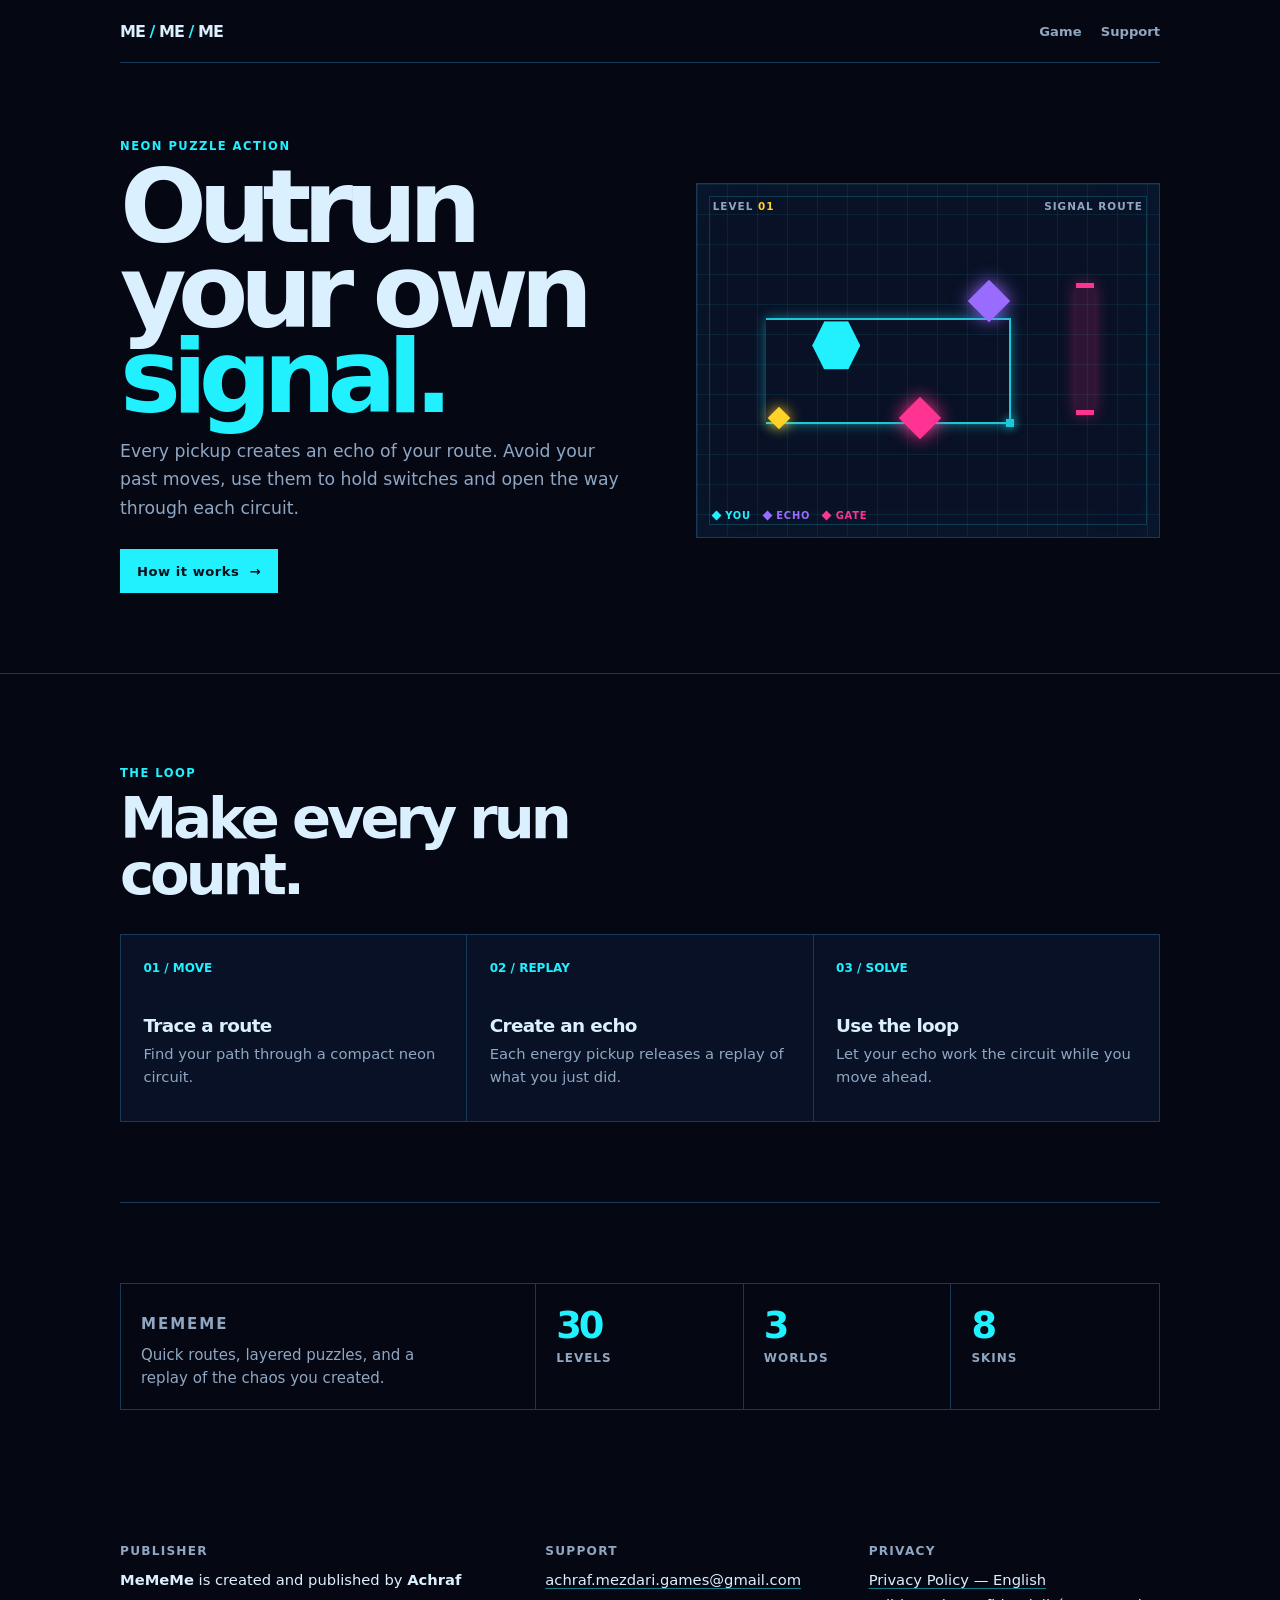
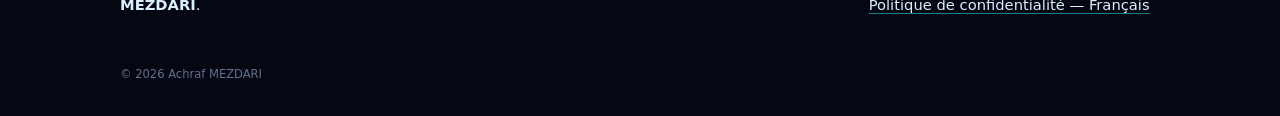
<file: mememe/index.html>
<!doctype html>
<html lang="en">
<head>
  <meta charset="utf-8">
  <meta name="viewport" content="width=device-width, initial-scale=1">
  <meta name="theme-color" content="#050713">
  <meta name="description" content="MeMeMe is a neon puzzle-action game where every move becomes part of the solution.">
  <title>MeMeMe — Neon puzzle action</title>
  <style>
    :root {
      --void: #050713;
      --panel: #091126;
      --ink: #dbf0ff;
      --muted: #8fa7c2;
      --line: #173a58;
      --cyan: #21f0ff;
      --pink: #ff3391;
      --purple: #996bff;
      --yellow: #ffd129;
    }

    * { box-sizing: border-box; }
    html { scroll-behavior: smooth; }
    body {
      margin: 0;
      min-width: 320px;
      color: var(--ink);
      background: var(--void);
      font-family: Inter, ui-sans-serif, system-ui, -apple-system, BlinkMacSystemFont, "Segoe UI", sans-serif;
    }

    a { color: inherit; }
    .wrap { width: min(1040px, calc(100% - 2rem)); margin: auto; }
    .eyebrow, .label {
      color: var(--cyan);
      font-size: .72rem;
      font-weight: 800;
      letter-spacing: .13em;
      text-transform: uppercase;
    }

    header { display: flex; align-items: center; justify-content: space-between; padding: 1.35rem 0; }
    .logo { color: var(--ink); font-size: 1rem; font-weight: 900; letter-spacing: -.06em; text-decoration: none; }
    .logo span { color: var(--cyan); }
    nav { display: flex; gap: 1.2rem; color: var(--muted); font-size: .82rem; font-weight: 700; }
    nav a { text-decoration: none; }
    nav a:hover, nav a:focus-visible, footer a:hover, footer a:focus-visible { color: var(--cyan); }

    .hero { display: grid; grid-template-columns: 1fr .88fr; gap: 3rem; align-items: center; min-height: 535px; padding: 4rem 0 5rem; }
    h1 { max-width: 7ch; margin: .65rem 0 1.1rem; font-size: clamp(3.4rem, 8vw, 6.6rem); font-weight: 900; letter-spacing: -.085em; line-height: .83; }
    h1 em { color: var(--cyan); font-style: normal; }
    .intro { max-width: 46ch; margin: 0; color: var(--muted); font-size: 1.08rem; line-height: 1.65; }
    .button { display: inline-flex; align-items: center; min-height: 2.8rem; margin-top: 1.65rem; padding: .65rem 1rem; border: 1px solid var(--cyan); background: var(--cyan); color: #04121b; font-size: .82rem; font-weight: 900; letter-spacing: .04em; text-decoration: none; transition: transform .18s ease, box-shadow .18s ease; }
    .button:hover, .button:focus-visible { box-shadow: 0 0 22px rgba(33, 240, 255, .35); transform: translateY(-2px); }

    .board {
      position: relative;
      min-height: 355px;
      overflow: hidden;
      border: 1px solid var(--line);
      background-color: var(--panel);
      background-image: linear-gradient(rgba(33,240,255,.08) 1px, transparent 1px), linear-gradient(90deg, rgba(33,240,255,.08) 1px, transparent 1px);
      background-size: 30px 30px;
      box-shadow: inset 0 0 45px rgba(33,240,255,.045);
    }
    .board::before { position: absolute; inset: 12px; border: 1px solid rgba(33,240,255,.18); content: ""; }
    .board-top { position: relative; z-index: 2; display: flex; justify-content: space-between; padding: 1rem; color: var(--muted); font-size: .65rem; font-weight: 800; letter-spacing: .1em; }
    .board-top b { color: var(--yellow); }
    .route { position: absolute; z-index: 1; top: 38%; left: 15%; width: 53%; height: 30%; border-top: 2px solid var(--cyan); border-right: 2px solid var(--cyan); border-bottom: 2px solid var(--cyan); opacity: .82; box-shadow: 0 0 12px rgba(33,240,255,.55); }
    .route::after { position: absolute; right: -5px; bottom: -5px; width: 8px; height: 8px; background: var(--cyan); box-shadow: 0 0 10px var(--cyan); content: ""; }
    .player, .echo, .signal, .gate { position: absolute; z-index: 2; }
    .player { top: 39%; left: 25%; width: 48px; height: 48px; background: var(--cyan); clip-path: polygon(25% 0, 75% 0, 100% 50%, 75% 100%, 25% 100%, 0 50%); box-shadow: 0 0 22px rgba(33,240,255,.8); }
    .echo { width: 30px; height: 30px; transform: rotate(45deg); }
    .echo.purple { top: 29%; left: 60%; background: var(--purple); box-shadow: 0 0 18px var(--purple); }
    .echo.pink { top: 62%; left: 45%; background: var(--pink); box-shadow: 0 0 18px var(--pink); }
    .signal { top: 64%; left: 16%; width: 16px; height: 16px; background: var(--yellow); transform: rotate(45deg); box-shadow: 0 0 14px var(--yellow); }
    .gate { top: 28%; right: 14%; width: 18px; height: 132px; border-top: 5px solid var(--pink); border-bottom: 5px solid var(--pink); background: rgba(255,51,145,.15); box-shadow: 0 0 16px rgba(255,51,145,.4); }
    .legend { position: absolute; z-index: 2; bottom: 1rem; left: 1rem; display: flex; gap: .8rem; color: var(--muted); font-size: .62rem; font-weight: 800; letter-spacing: .08em; }
    .key { display: inline-flex; align-items: center; gap: .35rem; }
    .dot { width: 7px; height: 7px; background: currentColor; transform: rotate(45deg); }
    .key.player-key { color: var(--cyan); }.key.echo-key { color: var(--purple); }.key.gate-key { color: var(--pink); }

    section { padding: 5rem 0; border-top: 1px solid var(--line); }
    .section-heading { max-width: 540px; }
    h2 { margin: .55rem 0 0; font-size: clamp(2.1rem, 5vw, 3.6rem); letter-spacing: -.07em; line-height: .96; }
    .steps { display: grid; grid-template-columns: repeat(3, 1fr); gap: 1px; margin-top: 2rem; border: 1px solid var(--line); background: var(--line); }
    .step { min-height: 186px; padding: 1.4rem; background: var(--panel); }
    .step-number { color: var(--cyan); font-size: .75rem; font-weight: 900; }
    .step h3 { margin: 2.4rem 0 .45rem; font-size: 1.15rem; letter-spacing: -.035em; }
    .step p { margin: 0; color: var(--muted); font-size: .92rem; line-height: 1.55; }

    .highlights { display: grid; grid-template-columns: 1.2fr repeat(3, .6fr); border: 1px solid var(--line); }
    .highlight { min-height: 125px; padding: 1.25rem; border-right: 1px solid var(--line); }
    .highlight:last-child { border: 0; }
    .highlight strong { display: block; color: var(--cyan); font-size: 2.3rem; letter-spacing: -.08em; }
    .highlight span { color: var(--muted); font-size: .75rem; font-weight: 800; letter-spacing: .08em; text-transform: uppercase; }
    .highlight.copy { display: flex; flex-direction: column; justify-content: center; }
    .highlight.copy p { max-width: 31ch; margin: .55rem 0 0; color: var(--muted); font-size: .94rem; line-height: 1.5; }

    footer { padding: 3.5rem 0 2rem; }
    .footer-grid { display: grid; grid-template-columns: 1.35fr 1fr 1fr; gap: 2rem; }
    footer h2 { margin: 0 0 .55rem; font-size: .76rem; color: var(--muted); font-weight: 800; letter-spacing: .1em; text-transform: uppercase; }
    footer p, footer a { margin: 0; color: var(--ink); font-size: .92rem; line-height: 1.7; }
    footer a { text-decoration-color: rgba(33,240,255,.5); text-underline-offset: .18em; }
    .copyright { margin-top: 3rem; color: #61708d; font-size: .72rem; }

    @media (max-width: 760px) {
      .hero { grid-template-columns: 1fr; gap: 2rem; min-height: 0; padding: 3rem 0 4rem; }
      .board { min-height: 315px; }
      .steps, .highlights, .footer-grid { grid-template-columns: 1fr; }
      .highlight { min-height: 0; border-right: 0; border-bottom: 1px solid var(--line); }
      .highlight:last-child { border-bottom: 0; }
      .step h3 { margin-top: 1.4rem; }
    }
  </style>
</head>
<body>
  <header class="wrap">
    <a class="logo" href="#top" aria-label="MeMeMe home">ME <span>/</span> ME <span>/</span> ME</a>
    <nav aria-label="Page navigation"><a href="#game">Game</a><a href="#support">Support</a></nav>
  </header>

  <main id="top">
    <section class="wrap hero" aria-labelledby="title">
      <div>
        <p class="eyebrow">Neon puzzle action</p>
        <h1 id="title">Outrun your own <em>signal.</em></h1>
        <p class="intro">Every pickup creates an echo of your route. Avoid your past moves, use them to hold switches and open the way through each circuit.</p>
        <a class="button" href="#game">How it works&nbsp; →</a>
      </div>
      <div class="board" role="img" aria-label="A MeMeMe game board with a cyan player, purple and pink echoes, an energy signal and a gate">
        <div class="board-top"><span>LEVEL <b>01</b></span><span>SIGNAL ROUTE</span></div>
        <div class="route"></div><div class="player"></div><div class="echo purple"></div><div class="echo pink"></div><div class="signal"></div><div class="gate"></div>
        <div class="legend"><span class="key player-key"><i class="dot"></i>YOU</span><span class="key echo-key"><i class="dot"></i>ECHO</span><span class="key gate-key"><i class="dot"></i>GATE</span></div>
      </div>
    </section>

    <section id="game">
      <div class="wrap">
        <div class="section-heading"><p class="eyebrow">The loop</p><h2>Make every run count.</h2></div>
        <div class="steps">
          <article class="step"><span class="step-number">01 / MOVE</span><h3>Trace a route</h3><p>Find your path through a compact neon circuit.</p></article>
          <article class="step"><span class="step-number">02 / REPLAY</span><h3>Create an echo</h3><p>Each energy pickup releases a replay of what you just did.</p></article>
          <article class="step"><span class="step-number">03 / SOLVE</span><h3>Use the loop</h3><p>Let your echo work the circuit while you move ahead.</p></article>
        </div>
      </div>
    </section>

    <section class="wrap" aria-label="MeMeMe highlights">
      <div class="highlights">
        <div class="highlight copy"><p class="label">MeMeMe</p><p>Quick routes, layered puzzles, and a replay of the chaos you created.</p></div>
        <div class="highlight"><strong>30</strong><span>Levels</span></div>
        <div class="highlight"><strong>3</strong><span>Worlds</span></div>
        <div class="highlight"><strong>8</strong><span>Skins</span></div>
      </div>
    </section>
  </main>

  <footer class="wrap" id="support">
    <div class="footer-grid">
      <div><h2>Publisher</h2><p><strong>MeMeMe</strong> is created and published by <strong>Achraf MEZDARI</strong>.</p></div>
      <div><h2>Support</h2><a href="mailto:achraf.mezdari.games@gmail.com">achraf.mezdari.games@gmail.com</a></div>
      <div><h2>Privacy</h2><a href="privacy-en.html">Privacy Policy — English</a><br><a href="privacy-fr.html" lang="fr">Politique de confidentialité — Français</a></div>
    </div>
    <p class="copyright">© 2026 Achraf MEZDARI</p>
  </footer>
</body>
</html>
</file>
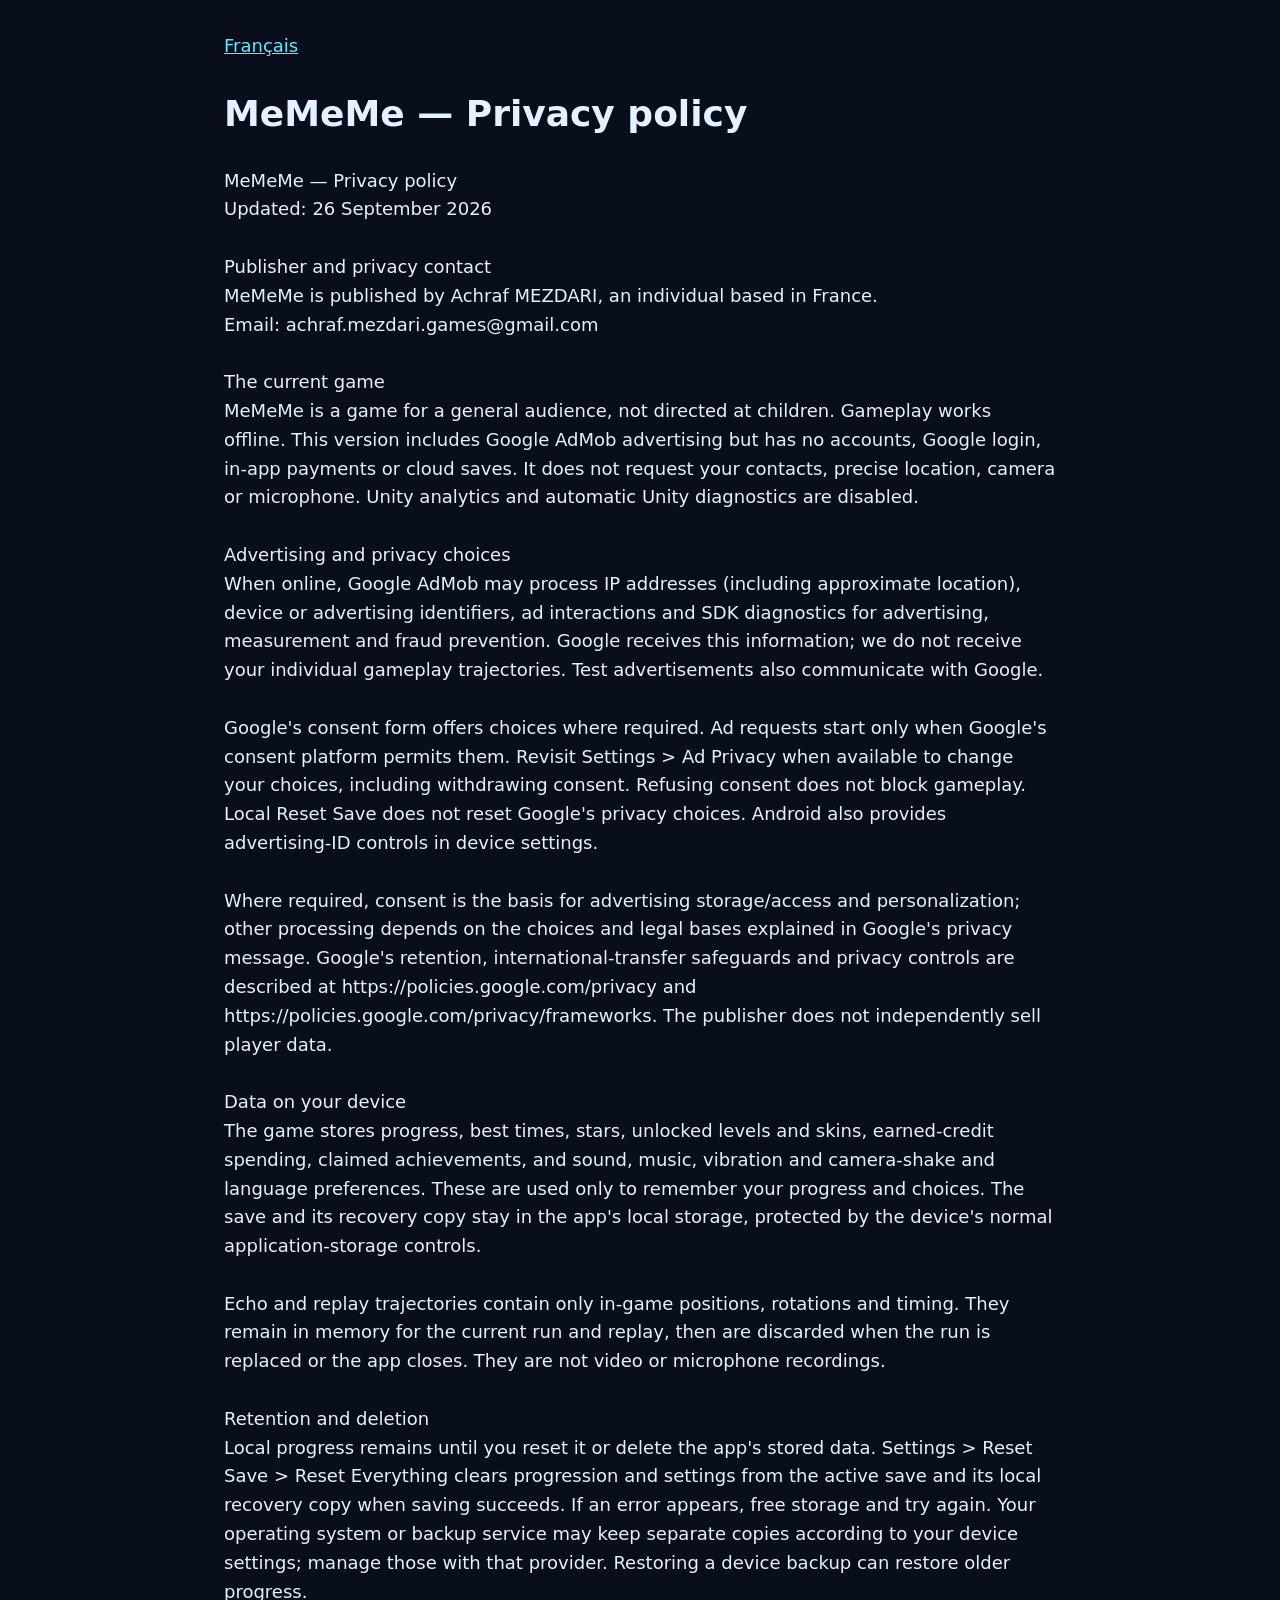
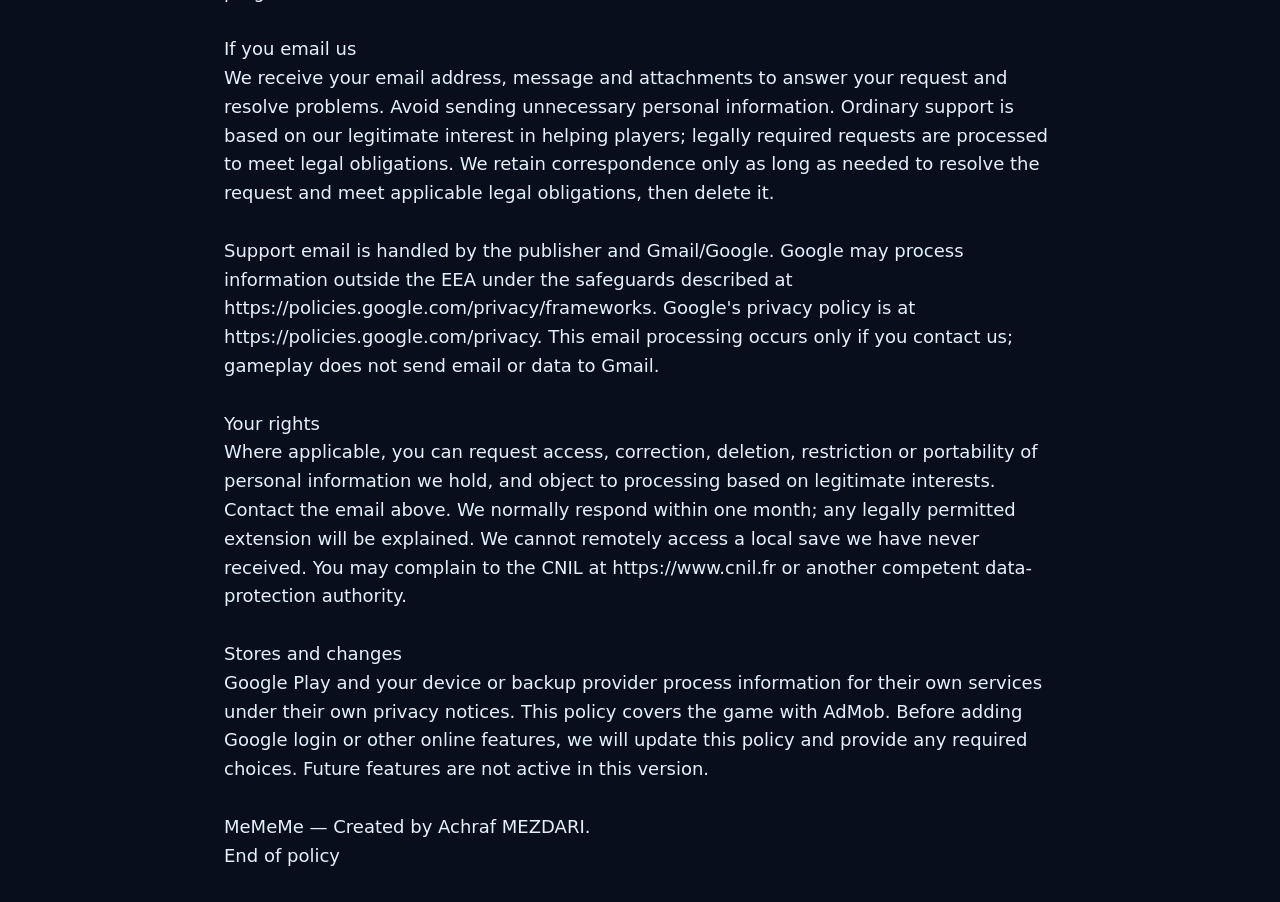
<file: mememe/privacy-en.html>
<!doctype html><html lang="en"><meta charset="utf-8"><meta name="viewport" content="width=device-width,initial-scale=1"><title>MeMeMe — Privacy policy</title><style>body{max-width:52rem;margin:2rem auto;padding:0 1.2rem;background:#080e1b;color:#e4f1ff;font:18px/1.6 system-ui}a{color:#62e9ff}pre{font:inherit;white-space:pre-wrap;overflow-wrap:anywhere}</style><nav><a href="privacy-fr.html">Français</a></nav><main><h1>MeMeMe — Privacy policy</h1><pre>MeMeMe &#8212; Privacy policy
Updated: 26 September 2026

Publisher and privacy contact
MeMeMe is published by Achraf MEZDARI, an individual based in France.
Email: achraf.mezdari.games@gmail.com

The current game
MeMeMe is a game for a general audience, not directed at children. Gameplay works offline. This version includes Google AdMob advertising but has no accounts, Google login, in-app payments or cloud saves. It does not request your contacts, precise location, camera or microphone. Unity analytics and automatic Unity diagnostics are disabled.

Advertising and privacy choices
When online, Google AdMob may process IP addresses (including approximate location), device or advertising identifiers, ad interactions and SDK diagnostics for advertising, measurement and fraud prevention. Google receives this information; we do not receive your individual gameplay trajectories. Test advertisements also communicate with Google.

Google&#39;s consent form offers choices where required. Ad requests start only when Google&#39;s consent platform permits them. Revisit Settings &gt; Ad Privacy when available to change your choices, including withdrawing consent. Refusing consent does not block gameplay. Local Reset Save does not reset Google&#39;s privacy choices. Android also provides advertising-ID controls in device settings.

Where required, consent is the basis for advertising storage/access and personalization; other processing depends on the choices and legal bases explained in Google&#39;s privacy message. Google&#39;s retention, international-transfer safeguards and privacy controls are described at https://policies.google.com/privacy and https://policies.google.com/privacy/frameworks. The publisher does not independently sell player data.

Data on your device
The game stores progress, best times, stars, unlocked levels and skins, earned-credit spending, claimed achievements, and sound, music, vibration and camera-shake and language preferences. These are used only to remember your progress and choices. The save and its recovery copy stay in the app&#39;s local storage, protected by the device&#39;s normal application-storage controls.

Echo and replay trajectories contain only in-game positions, rotations and timing. They remain in memory for the current run and replay, then are discarded when the run is replaced or the app closes. They are not video or microphone recordings.

Retention and deletion
Local progress remains until you reset it or delete the app&#39;s stored data. Settings &gt; Reset Save &gt; Reset Everything clears progression and settings from the active save and its local recovery copy when saving succeeds. If an error appears, free storage and try again. Your operating system or backup service may keep separate copies according to your device settings; manage those with that provider. Restoring a device backup can restore older progress.

If you email us
We receive your email address, message and attachments to answer your request and resolve problems. Avoid sending unnecessary personal information. Ordinary support is based on our legitimate interest in helping players; legally required requests are processed to meet legal obligations. We retain correspondence only as long as needed to resolve the request and meet applicable legal obligations, then delete it.

Support email is handled by the publisher and Gmail/Google. Google may process information outside the EEA under the safeguards described at https://policies.google.com/privacy/frameworks. Google&#39;s privacy policy is at https://policies.google.com/privacy. This email processing occurs only if you contact us; gameplay does not send email or data to Gmail.

Your rights
Where applicable, you can request access, correction, deletion, restriction or portability of personal information we hold, and object to processing based on legitimate interests. Contact the email above. We normally respond within one month; any legally permitted extension will be explained. We cannot remotely access a local save we have never received. You may complain to the CNIL at https://www.cnil.fr or another competent data-protection authority.

Stores and changes
Google Play and your device or backup provider process information for their own services under their own privacy notices. This policy covers the game with AdMob. Before adding Google login or other online features, we will update this policy and provide any required choices. Future features are not active in this version.

MeMeMe &#8212; Created by Achraf MEZDARI.
End of policy</pre></main></html>
</file>
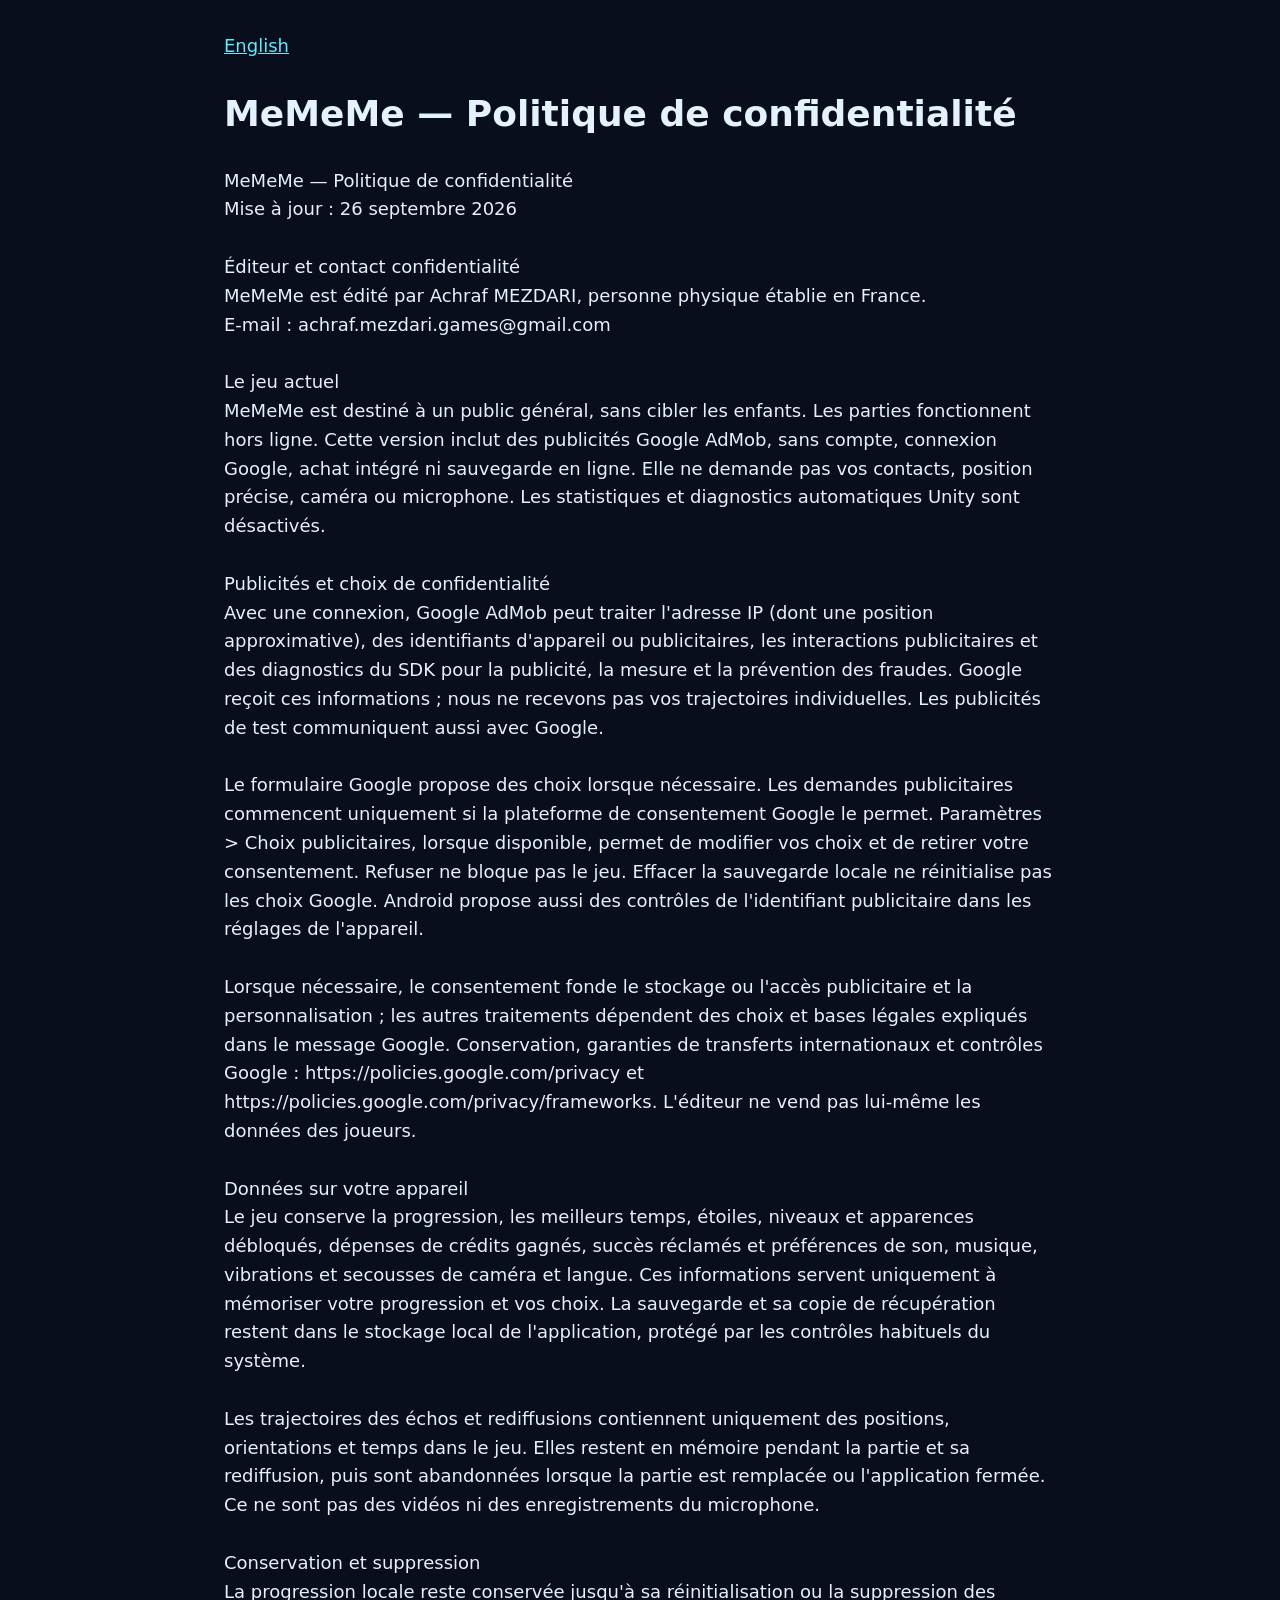
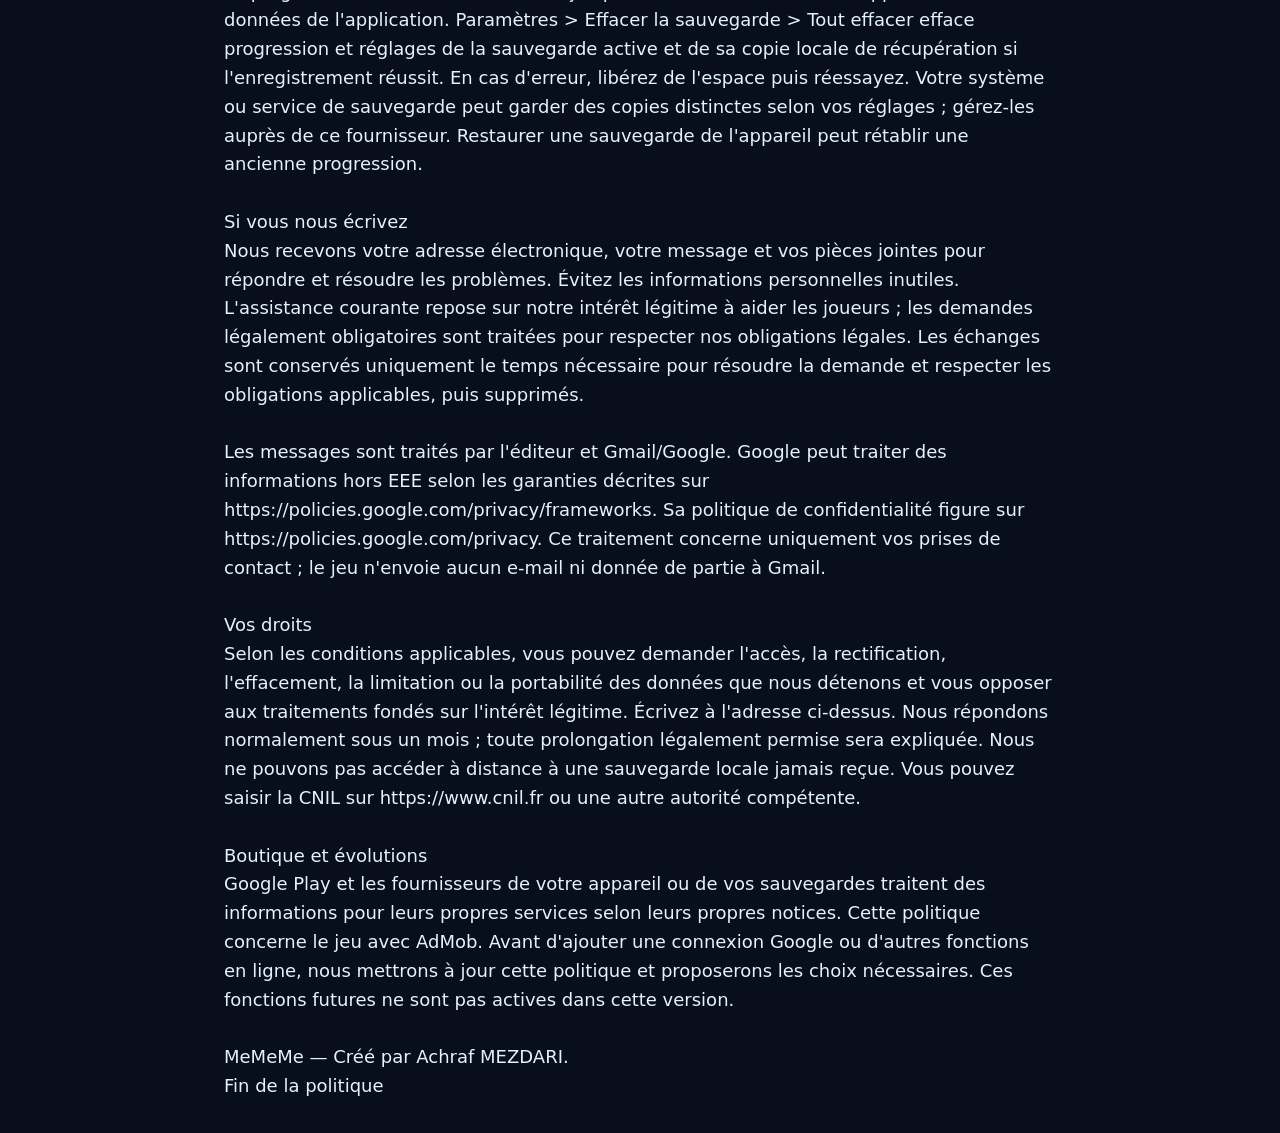
<file: mememe/privacy-fr.html>
<!doctype html><html lang="fr"><meta charset="utf-8"><meta name="viewport" content="width=device-width,initial-scale=1"><title>MeMeMe — Politique de confidentialité</title><style>body{max-width:52rem;margin:2rem auto;padding:0 1.2rem;background:#080e1b;color:#e4f1ff;font:18px/1.6 system-ui}a{color:#62e9ff}pre{font:inherit;white-space:pre-wrap;overflow-wrap:anywhere}</style><nav><a href="privacy-en.html">English</a></nav><main><h1>MeMeMe — Politique de confidentialité</h1><pre>MeMeMe &#8212; Politique de confidentialit&#233;
Mise &#224; jour : 26 septembre 2026

&#201;diteur et contact confidentialit&#233;
MeMeMe est &#233;dit&#233; par Achraf MEZDARI, personne physique &#233;tablie en France.
E-mail : achraf.mezdari.games@gmail.com

Le jeu actuel
MeMeMe est destin&#233; &#224; un public g&#233;n&#233;ral, sans cibler les enfants. Les parties fonctionnent hors ligne. Cette version inclut des publicit&#233;s Google AdMob, sans compte, connexion Google, achat int&#233;gr&#233; ni sauvegarde en ligne. Elle ne demande pas vos contacts, position pr&#233;cise, cam&#233;ra ou microphone. Les statistiques et diagnostics automatiques Unity sont d&#233;sactiv&#233;s.

Publicit&#233;s et choix de confidentialit&#233;
Avec une connexion, Google AdMob peut traiter l&#39;adresse IP (dont une position approximative), des identifiants d&#39;appareil ou publicitaires, les interactions publicitaires et des diagnostics du SDK pour la publicit&#233;, la mesure et la pr&#233;vention des fraudes. Google re&#231;oit ces informations ; nous ne recevons pas vos trajectoires individuelles. Les publicit&#233;s de test communiquent aussi avec Google.

Le formulaire Google propose des choix lorsque n&#233;cessaire. Les demandes publicitaires commencent uniquement si la plateforme de consentement Google le permet. Param&#232;tres &gt; Choix publicitaires, lorsque disponible, permet de modifier vos choix et de retirer votre consentement. Refuser ne bloque pas le jeu. Effacer la sauvegarde locale ne r&#233;initialise pas les choix Google. Android propose aussi des contr&#244;les de l&#39;identifiant publicitaire dans les r&#233;glages de l&#39;appareil.

Lorsque n&#233;cessaire, le consentement fonde le stockage ou l&#39;acc&#232;s publicitaire et la personnalisation ; les autres traitements d&#233;pendent des choix et bases l&#233;gales expliqu&#233;s dans le message Google. Conservation, garanties de transferts internationaux et contr&#244;les Google : https://policies.google.com/privacy et https://policies.google.com/privacy/frameworks. L&#39;&#233;diteur ne vend pas lui-m&#234;me les donn&#233;es des joueurs.

Donn&#233;es sur votre appareil
Le jeu conserve la progression, les meilleurs temps, &#233;toiles, niveaux et apparences d&#233;bloqu&#233;s, d&#233;penses de cr&#233;dits gagn&#233;s, succ&#232;s r&#233;clam&#233;s et pr&#233;f&#233;rences de son, musique, vibrations et secousses de cam&#233;ra et langue. Ces informations servent uniquement &#224; m&#233;moriser votre progression et vos choix. La sauvegarde et sa copie de r&#233;cup&#233;ration restent dans le stockage local de l&#39;application, prot&#233;g&#233; par les contr&#244;les habituels du syst&#232;me.

Les trajectoires des &#233;chos et rediffusions contiennent uniquement des positions, orientations et temps dans le jeu. Elles restent en m&#233;moire pendant la partie et sa rediffusion, puis sont abandonn&#233;es lorsque la partie est remplac&#233;e ou l&#39;application ferm&#233;e. Ce ne sont pas des vid&#233;os ni des enregistrements du microphone.

Conservation et suppression
La progression locale reste conserv&#233;e jusqu&#39;&#224; sa r&#233;initialisation ou la suppression des donn&#233;es de l&#39;application. Param&#232;tres &gt; Effacer la sauvegarde &gt; Tout effacer efface progression et r&#233;glages de la sauvegarde active et de sa copie locale de r&#233;cup&#233;ration si l&#39;enregistrement r&#233;ussit. En cas d&#39;erreur, lib&#233;rez de l&#39;espace puis r&#233;essayez. Votre syst&#232;me ou service de sauvegarde peut garder des copies distinctes selon vos r&#233;glages ; g&#233;rez-les aupr&#232;s de ce fournisseur. Restaurer une sauvegarde de l&#39;appareil peut r&#233;tablir une ancienne progression.

Si vous nous &#233;crivez
Nous recevons votre adresse &#233;lectronique, votre message et vos pi&#232;ces jointes pour r&#233;pondre et r&#233;soudre les probl&#232;mes. &#201;vitez les informations personnelles inutiles. L&#39;assistance courante repose sur notre int&#233;r&#234;t l&#233;gitime &#224; aider les joueurs ; les demandes l&#233;galement obligatoires sont trait&#233;es pour respecter nos obligations l&#233;gales. Les &#233;changes sont conserv&#233;s uniquement le temps n&#233;cessaire pour r&#233;soudre la demande et respecter les obligations applicables, puis supprim&#233;s.

Les messages sont trait&#233;s par l&#39;&#233;diteur et Gmail/Google. Google peut traiter des informations hors EEE selon les garanties d&#233;crites sur https://policies.google.com/privacy/frameworks. Sa politique de confidentialit&#233; figure sur https://policies.google.com/privacy. Ce traitement concerne uniquement vos prises de contact ; le jeu n&#39;envoie aucun e-mail ni donn&#233;e de partie &#224; Gmail.

Vos droits
Selon les conditions applicables, vous pouvez demander l&#39;acc&#232;s, la rectification, l&#39;effacement, la limitation ou la portabilit&#233; des donn&#233;es que nous d&#233;tenons et vous opposer aux traitements fond&#233;s sur l&#39;int&#233;r&#234;t l&#233;gitime. &#201;crivez &#224; l&#39;adresse ci-dessus. Nous r&#233;pondons normalement sous un mois ; toute prolongation l&#233;galement permise sera expliqu&#233;e. Nous ne pouvons pas acc&#233;der &#224; distance &#224; une sauvegarde locale jamais re&#231;ue. Vous pouvez saisir la CNIL sur https://www.cnil.fr ou une autre autorit&#233; comp&#233;tente.

Boutique et &#233;volutions
Google Play et les fournisseurs de votre appareil ou de vos sauvegardes traitent des informations pour leurs propres services selon leurs propres notices. Cette politique concerne le jeu avec AdMob. Avant d&#39;ajouter une connexion Google ou d&#39;autres fonctions en ligne, nous mettrons &#224; jour cette politique et proposerons les choix n&#233;cessaires. Ces fonctions futures ne sont pas actives dans cette version.

MeMeMe &#8212; Cr&#233;&#233; par Achraf MEZDARI.
Fin de la politique</pre></main></html>
</file>
